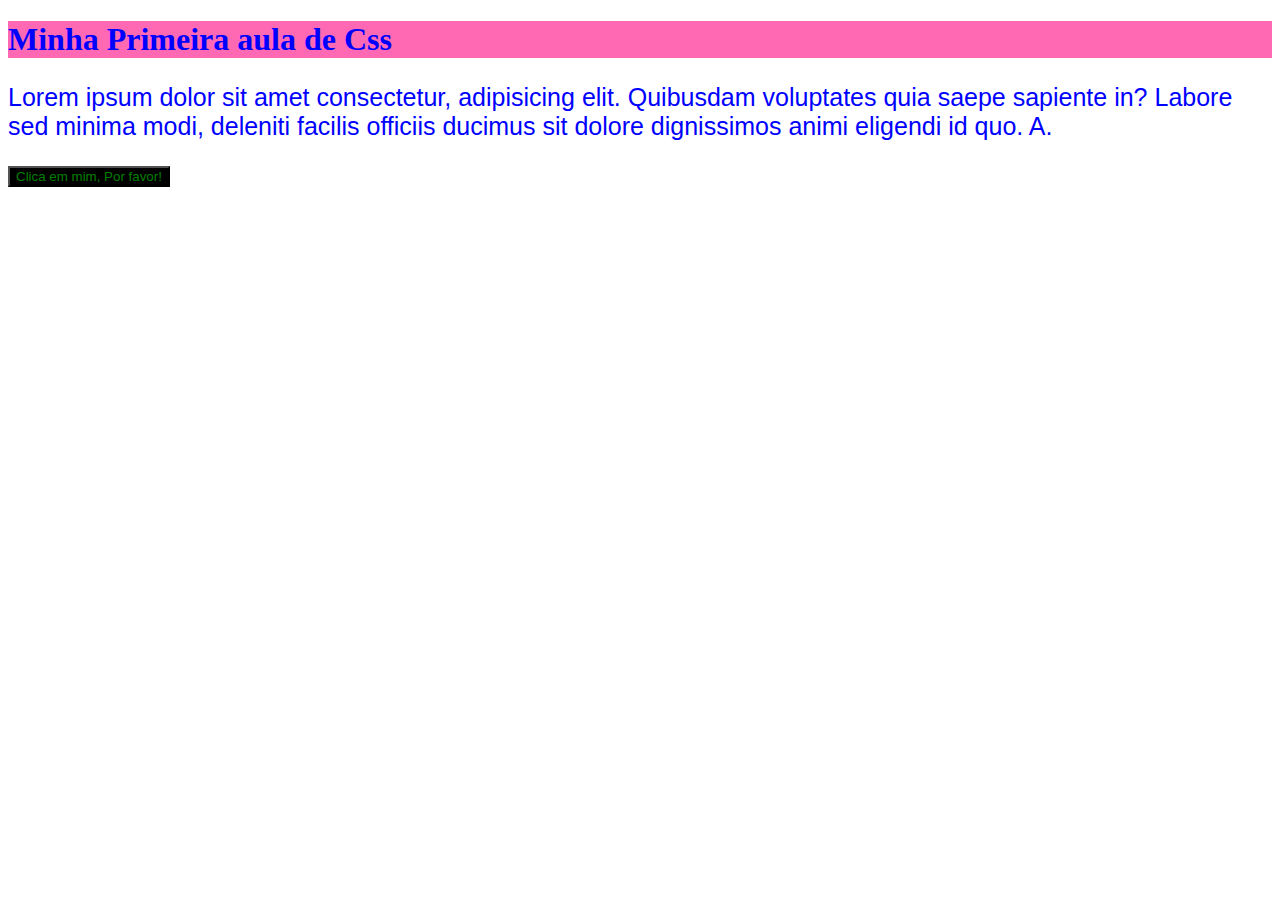
<file: index.html>
<!DOCTYPE html>
<html lang="pt-br">
<head>
    <meta charset="UTF-8">
    <meta name="viewport" content="width=device-width, initial-scale=1.0">
    <title>css</title>
</head>
<body>
    <h1>Minha Primeira aula de Css </h1>

    <p>Lorem ipsum dolor sit amet consectetur, adipisicing elit. Quibusdam voluptates quia saepe sapiente in? Labore sed minima modi, deleniti facilis officiis ducimus sit dolore dignissimos animi eligendi id quo. A.</p>

    <button>Clica em mim, Por favor!</button>
</body>

       <style>
      h1{
        color: blue;  /*cor*/
        background-color:#ff69b4 ;/*cor do fundo */
        }
        button {    
            background : black;
             color: green; 
            }

            p {
                font-family:'Franklin Gothic Medium', 'Arial Narrow', Arial, sans-serif;
                font-size:25px;
                color: blue;
                }
                
                



            
            

            </style>





      

</html>
</file>
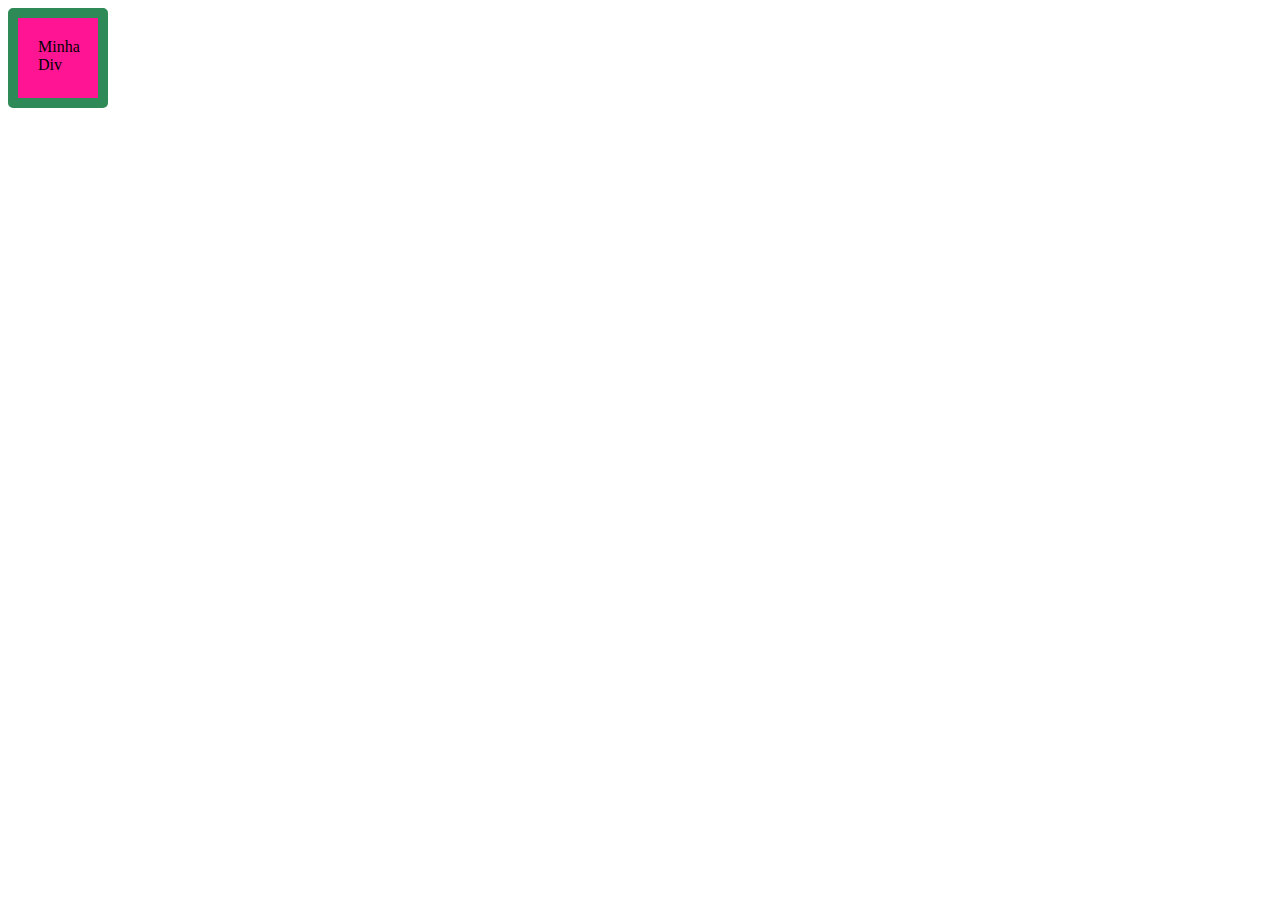
<file: box-sizing.html>
<!DOCTYPE html>
       <html lang="pt-br">
       <head>
        <meta charset="UTF-8">
        <meta name="viewport" content="width=device-width, initial-scale=1.0">
        <link rel="stylesheet" href="./box-sizing.css">
        <title>Box -Sizing- Css</title>
       </head>
       <body>
        <div class="box">
            Minha Div
        </div>
       </body>
       </html>
</file>
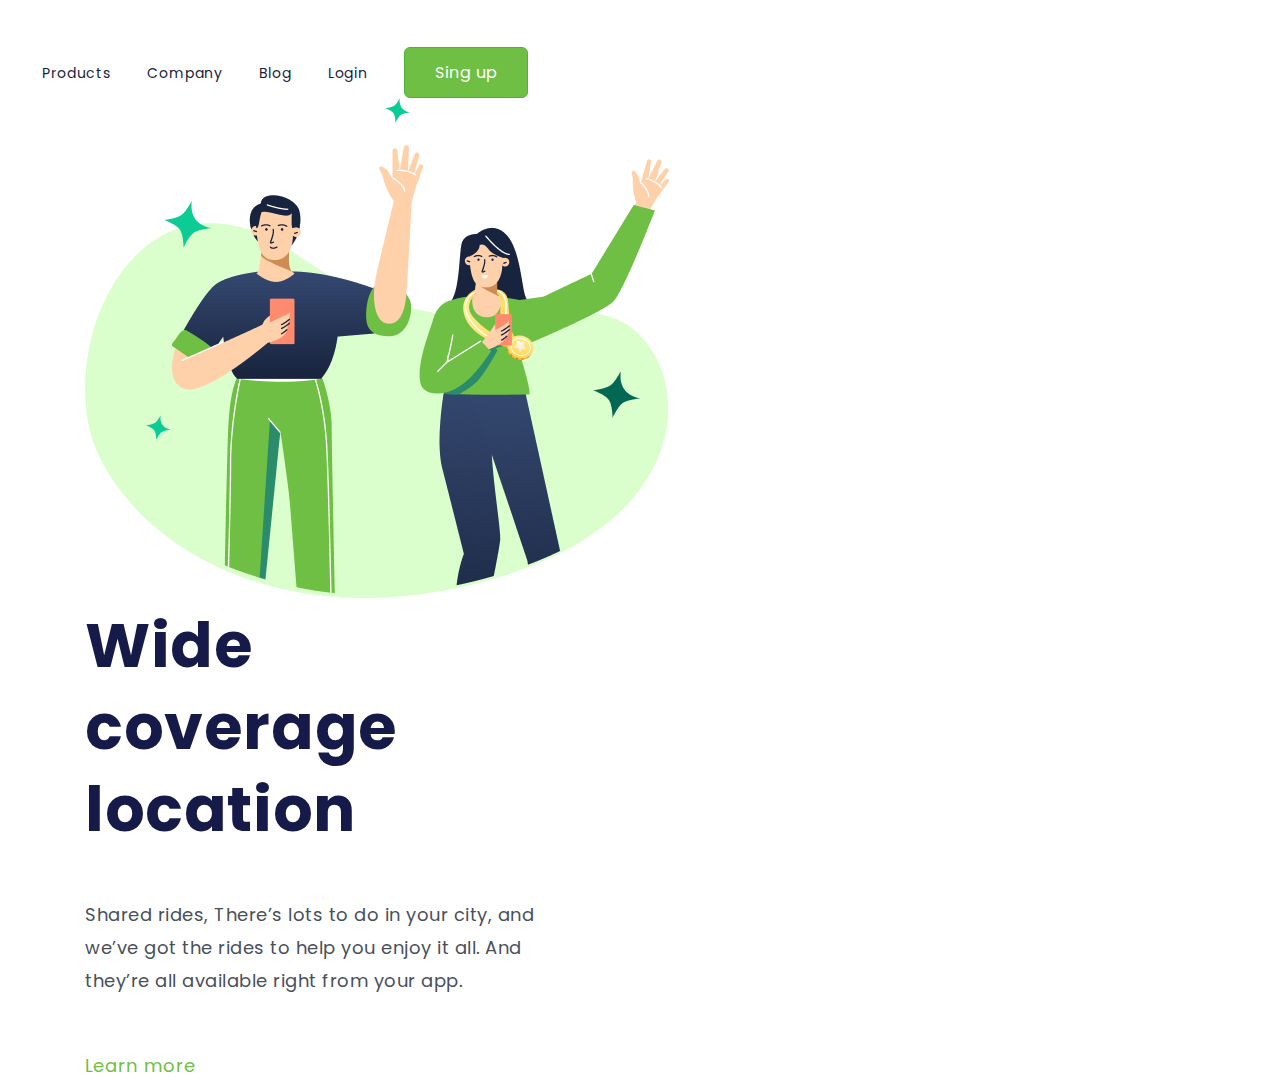
<file: desafio.html>
<!DOCTYPE html>
<html lang="pt-br">

<head>
    <meta charset="UTF-8">
    <meta name="viewport" content="width=device-width, initial-scale=1.0">
    <link rel="preconnect" href="https://fonts.googleapis.com">
    <link rel="preconnect" href="https://fonts.gstatic.com" crossorigin>
    <link
        href="https://fonts.googleapis.com/css2?family=Montserrat:wght@400;600;700;900&family=Poppins:wght@400;500;700&display=swap"
        rel="stylesheet">
    <link rel="stylesheet" href="./desafio.css">
    <title>Desafio Css</title>
</head>
<header>
    <a class="link-header">Products</a>
    <a class="link-header">Company</a>
    <a class="link-header">Blog</a>
    <a class="link-header">Login</a>
    <button class="button-header">Sing up</button>
</header>

<div>
    <img src="./wide-coverage.png">

    <di>
        <h1>Wide coverage location</h1>
        <p>Shared rides, There’s lots to do in your city, and we’ve got the rides to help you enjoy it all. And they’re
            all
            available right from your app.</p>

        <button class="button-learn-more">Learn more</button>
</div>
</main>
</body>

</html>
</file>
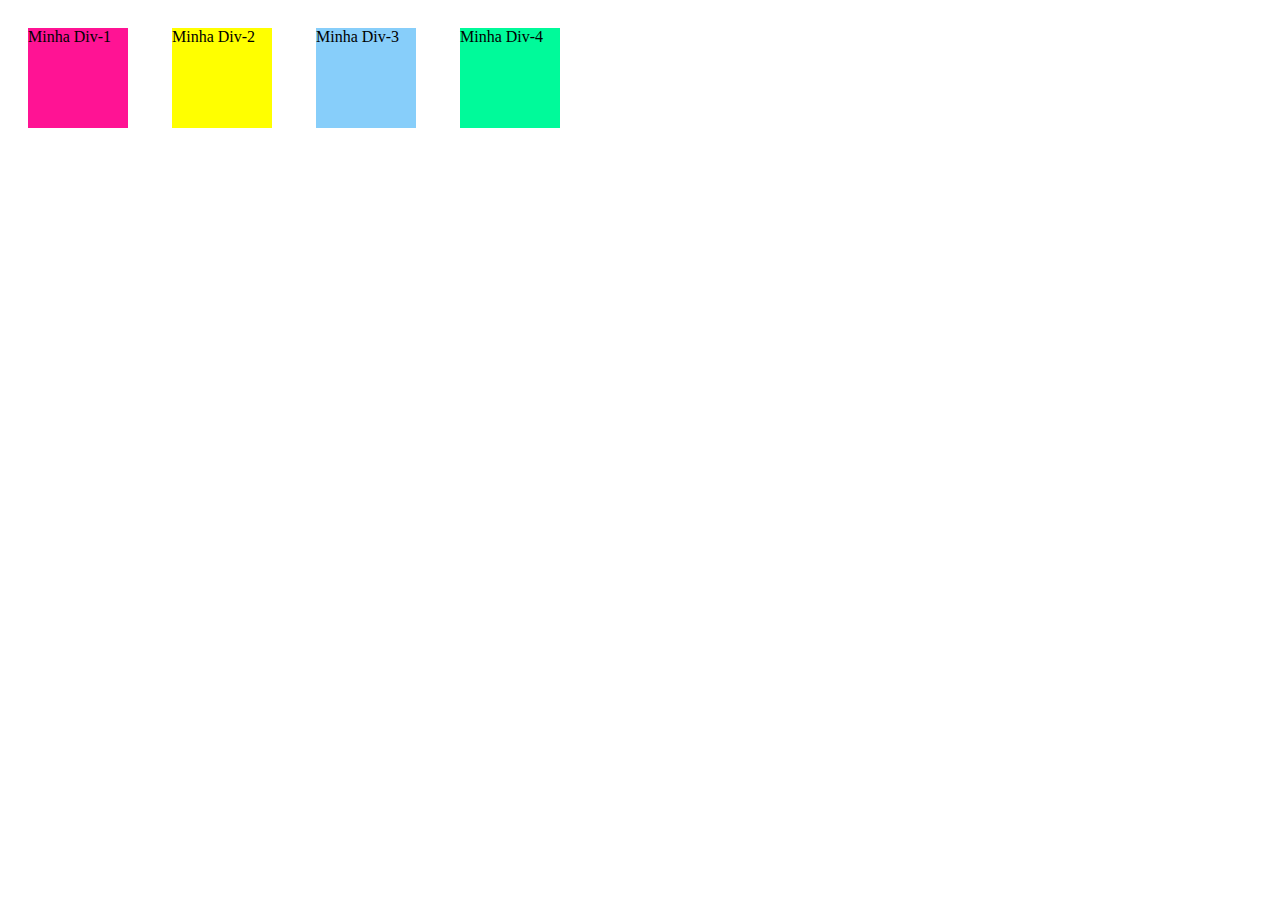
<file: display.html>
<!DOCTYPE html>
<html lang="pt-br">
<head>
    <meta charset="UTF-8">
    <meta name="viewport" content="width=device-width, initial-scale=1.0">
    <link rel="stylesheet" href="./display.css">
    <title>Display-Css</title>
</head>
<body>
 <div class="box">
    Minha Div-1
 </div>  


 <div class="box box-2">
    Minha Div-2
 </div> 

 <div class="box box-3">
    Minha Div-3
 </div>

 <div class="box box-4">
    Minha Div-4
 </div>


</body>
</html>


<!---
   -Block
   -Inline
   -Inline-Block

   -Grid
   -Flex


   -Block -> Ocupa toda linha, eu consigo definir altura e largura e margin.
   
   
   
   Vem como padrão: div, section, p, h1, h2,ul,li,article....
   
   -Ocupa 100% da largura do elemento pai
   -Sempre ocupa toda a sua linha 
   -Altura definida de acordo com o conteúdo
   Podemos definir height e width
   -Podemos definir valores de margin

   -Inline ->fica em linha.  Um do lado do outro, mas eu não consigo definir a altura , largura e a margin de cima nem em baixo. 
   
   
   Vem como padrão a,span,b,i...

   -Elementos em linha
   -Não permite alterar height e width
   -Não podemos definir valores de margin top e bottom..
   -Ganha comportamento de uma palavra....

   Inline-Block -> Todo mundo na mesma linha e eu consigo definir a altura a largura e a margin de todos os lados.

   Elementos em linha, porém com carateristicas do display Block
   -Altura e largura podem ser alteradas.   













   -
   
   
    
    ->
</file>
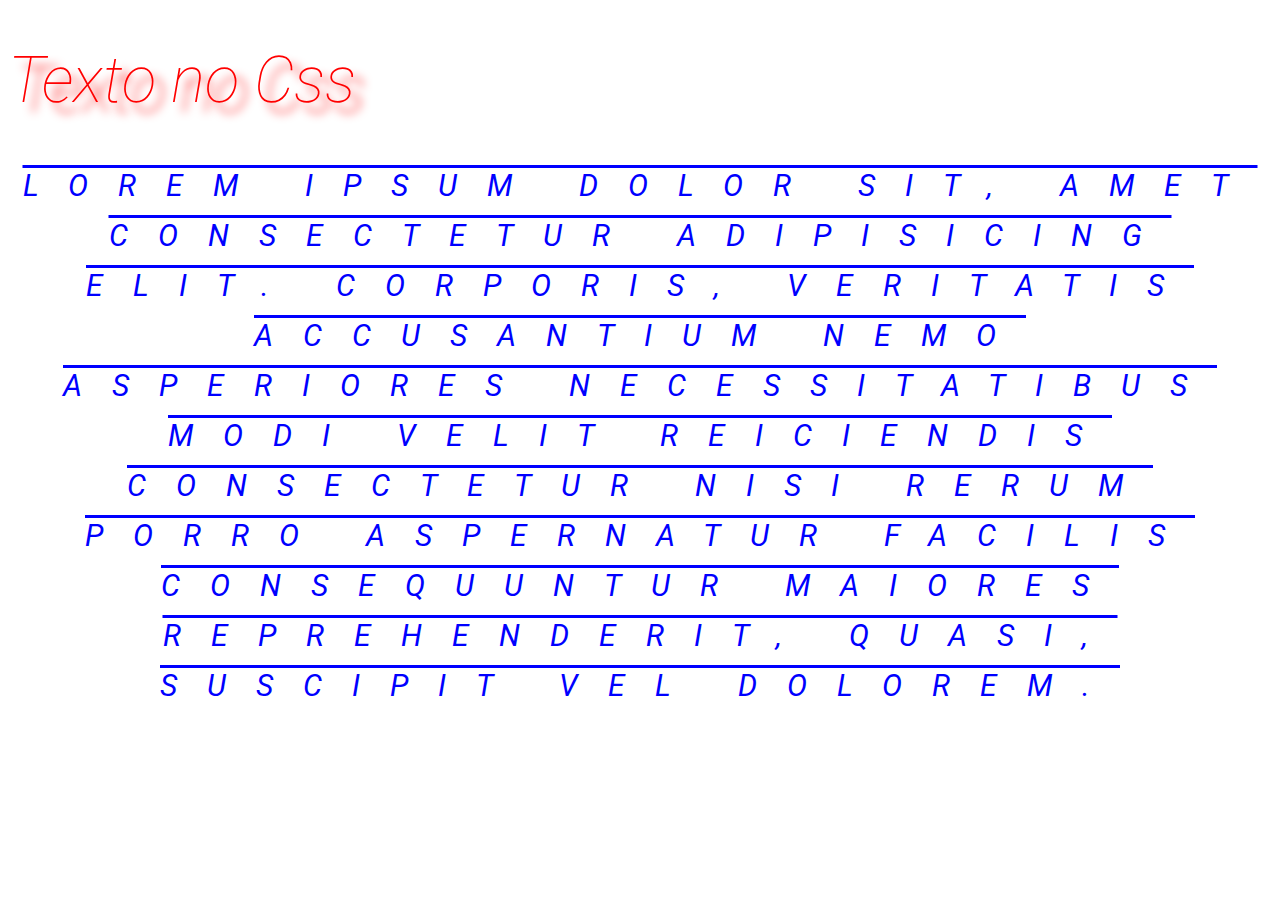
<file: indexs.html>
<!DOCTYPE html>
<html lang="pt-br">
<head>
    <meta charset="UTF-8">
    <meta name="viewport" content="width=device-width, initial-scale=1.0">
    <link rel="stylesheet" href="/style1.css">
    <link rel="preconnect" href="https://fonts.googleapis.com">
<link rel="preconnect" href="https://fonts.gstatic.com" crossorigin>
<link href="https://fonts.googleapis.com/css2?family=Roboto:ital,wght@0,100;0,400;0,500;0,700;0,900;1,100;1,300;1,400;1,500;1,700;1,900&display=swap" rel="stylesheet">
    <title>Texto-Css</title>
</head>
<body>
    <h1>Texto no Css</h1>
    <p>Lorem ipsum dolor sit, amet consectetur adipisicing elit. Corporis, veritatis accusantium nemo asperiores necessitatibus modi velit reiciendis consectetur nisi rerum porro aspernatur facilis consequuntur maiores reprehenderit, quasi, suscipit vel dolorem.</p>
</body>
</html>
</file>
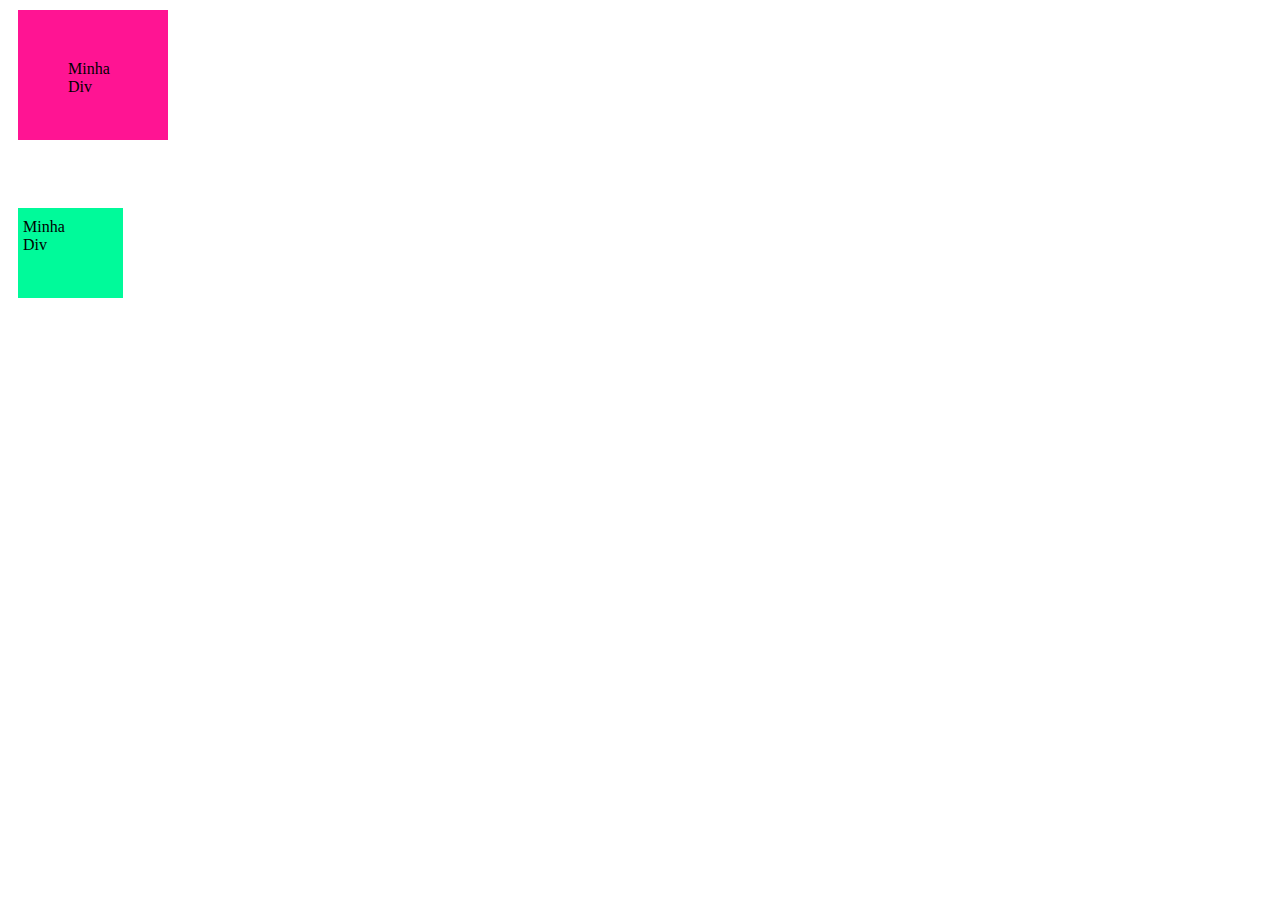
<file: padding-margin.html>
<!DOCTYPE html>
<html lang="pt-br">
<head>
    <meta charset="UTF-8">
    <meta name="viewport" content="width=device-width, initial-scale=1.0">
    <link rel="stylesheet" href="./padding-margin.css">
    <title>Padding-Margin-Css</title>
</head>
<body>
    <div class="box">
        Minha Div
    </div>

    <div class="box-2">
        Minha Div 
    </div>
</body>
</html>
</file>
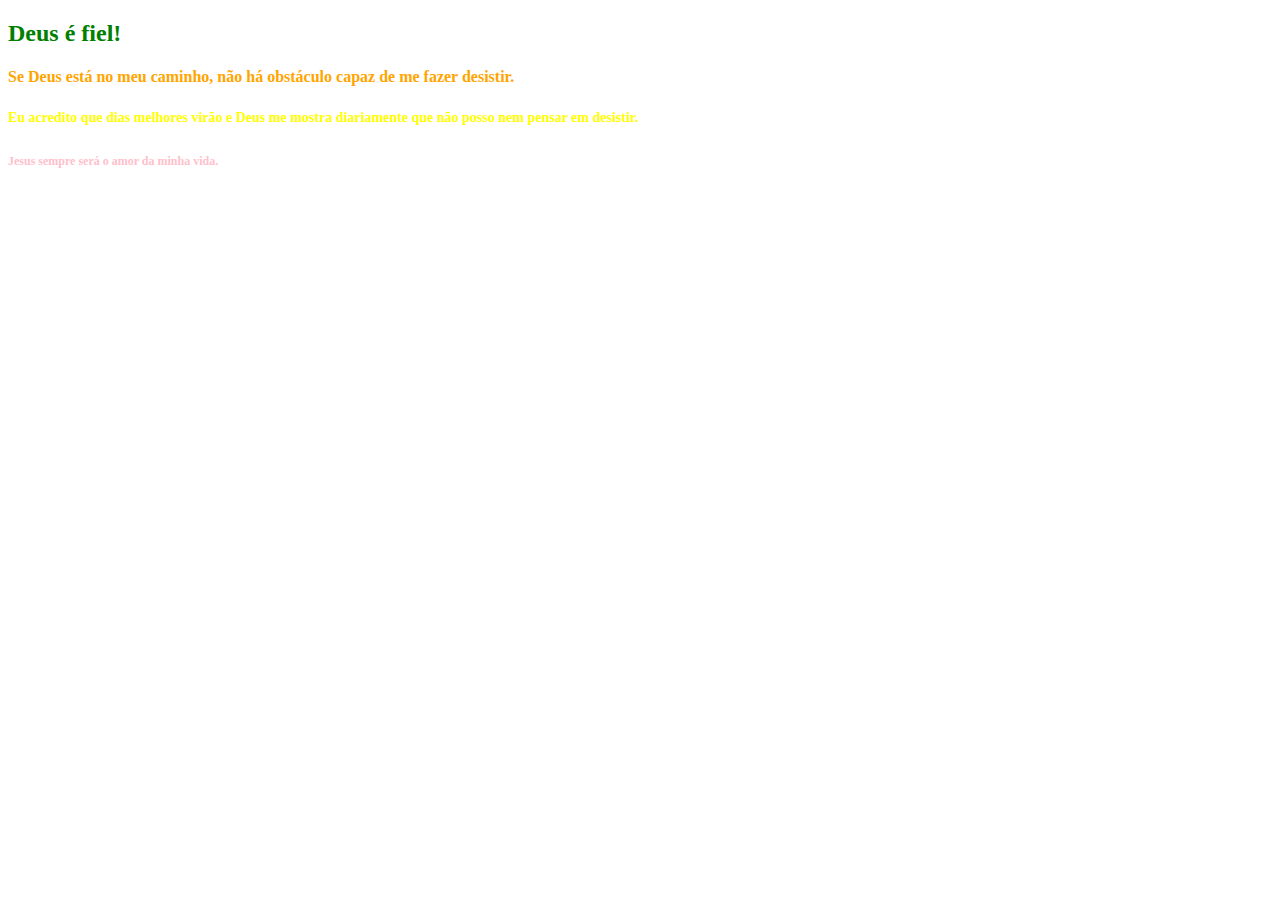
<file: seletor.html>
<!--Seletor no Css!
--Seletor é algo que seleciona,tem varios tipos de seletores tem por tags,id,classe,*-
-Podemos usar mais de um tipo de seleção em uma mesma tag.
--Identificando elementos no html!
--Class (classes)
--A classe seria como um cep. ela serve para identificar vários elementos.Ou seja, elementos no html podem usar a mesma clase, e conseguimos estilizalos no css.

--Id(identificação unica do elemento)
ID indentificador único
--Já o ID como seu CPF ou RG. Ele serve para identificar um elemento.Ou seja, você só pode usar um ID especifico uma vez na sua página html.
--Tag (tag)
TAG identifica o nome da tag
--* (asterisco)
ASTERISCO significa qualquer coisa
*/
//Exemplo 1: Selecionar todas as divs com a classe "destaque"
div.destaque{
    background-color:#00ff00;
    }
    /* Exemplo2: Selecionar todos os links internos */
    a[href^="http"] {
        color: red;
        }
        /* Exemplo3: Selecionar todos os parágrafos dentro das li's e ul's */
        p > ul>li p{}
        





*/
//Exemplo 1: Selecionando a Tag P
p{  
    color:#0f3;
    }
    /* Exemplo2 : Selecionando o id #principal */   
    #principal {
        color:red;}
        /* Exemplo3: Selecionando a classe .titulos */
        h1,.titulos{color:blue}
        /* Obs.: A ordem importa para ser lida do primeiro ao ultimo exemplo.*/ 
        /*Obs.: Os exemplos acima são apenas alguns dos seletores disponiveis na CSS.*/ 
        --O *é um seletor que seleciona tudo na sua pagina, o * vai aplicar para toda a pagina.
        /*Como fazer comentarios?
        /*Para criar um comentario basta colocar // antes da frase ou /* e após isso termina a linha.*/ 
        * É um seletor universal.

           

-->

<!DOCTYPE html>
<html lang="pt-br">
<head>
    <meta charset="UTF-8">
    <meta name="viewport" content="width=device-width, initial-scale=1.0">
    <link rel="stylesheet" href="style.css">
    <title>seletor css</title>
</head>
<body>
    
    <h2>Deus é fiel!</h2>
    <h3A vontade de Deus é sempre perfeita e se encaixa agradavelmente em nossas vidas.></h3>
    <h4>Se Deus está no meu caminho, não há obstáculo capaz de me fazer desistir.</h4>
    <h5>Eu acredito que dias melhores virão e Deus me mostra diariamente que não posso nem pensar em desistir.</h5>
    <h6>Jesus sempre será o amor da minha vida.</h6>

</body>
</html>
</file>
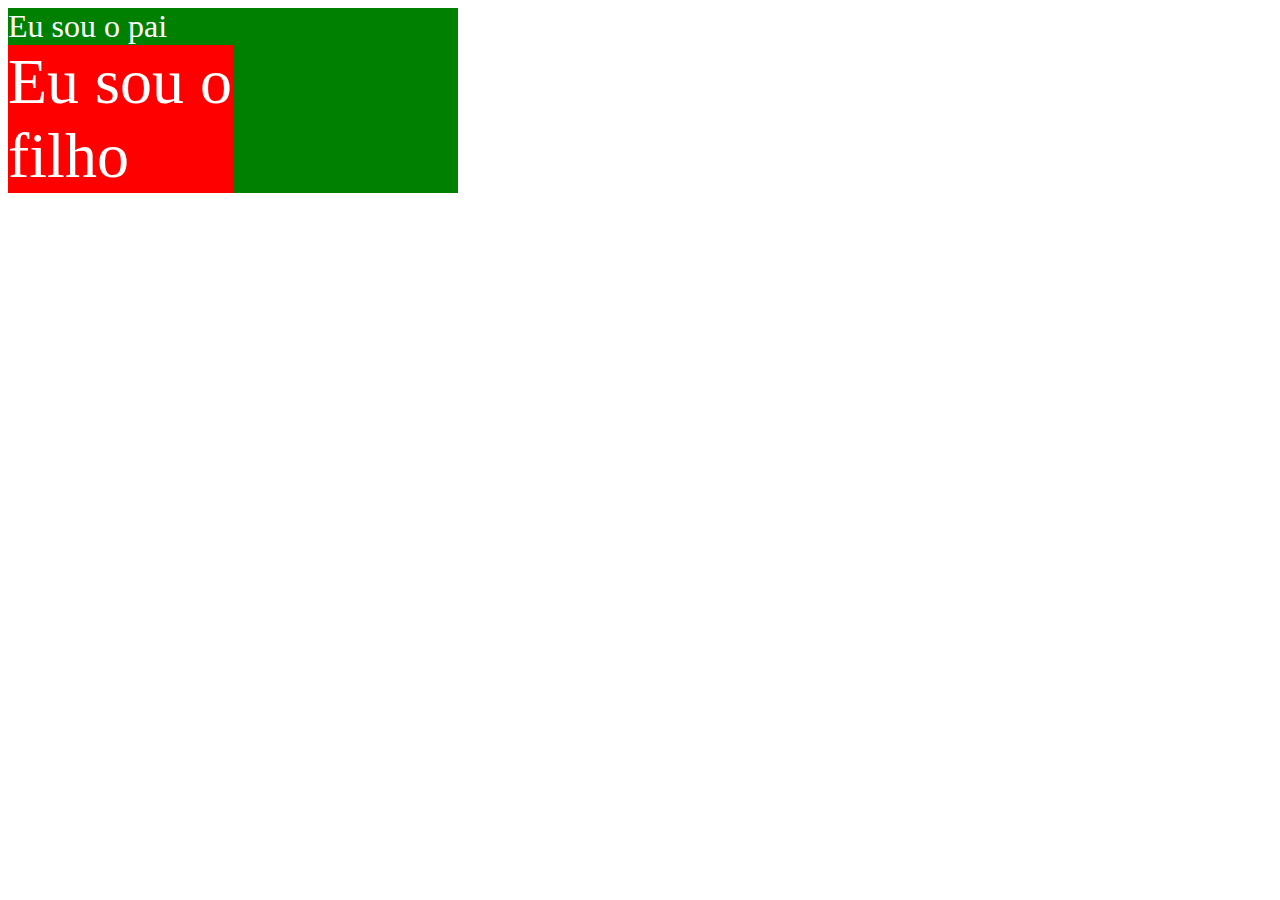
<file: unidade-medida.html>
<!DOCTYPE html>
<html lang="pt-br>
<head>
    <meta charset="UTF-8">
    <meta name="viewport" content="width=device-width, initial-scale=1.0">
    <link rel="stylesheet" href="unidade-medida.css">
    <title>undidade-medida-Css</title>
</head>
<body class="vo">

    <div class="pai">
        Eu sou o pai
    <div class="filho">Eu sou o filho</div>
</div>
</body>
</html>
</file>
<file: box-sizing.css>
* {
    box-sizing: border-box;
}

.box {
    width: 100px;
    height:100px;
    background:#ff1493 ;
    border-radius :5%;
    padding: 20px;
    border: 10px solid seagreen;
}

/*- width-> largura
height -> altura
background -> cor de fundo
border-radius : raio da borda arredondada
padding -> espaço entre o conteúdo e as margens do box
border -> tamanho, estilo e cor das bordas

Box- sizing -> quando box-sizing- border-box ->a caixa nunca crece é citada o elemento não muda, os valores de width e height posso adicionar varios elementos que ele não muda sua estrutura.
Box-sizing-> quando box-sizing- content-box-> agora a caixa sempre vai crecer esse quando eu adiciono outros elementos ele vai mudando crecendo e pode até se perder 




*/
</file>
<file: desafio.css>
* {
    font-family: 'Poppins', sans-serif;
    margin: 0;
    padding: 0;
    box-sizing: border-box;

}

header {
    margin-top: 47px;
    margin-left: 42px; 
}

.link-header {
    font-weight: 400px;
    font-size: 14px;
    line-height: 21px;
    text-align: center;
    letter-spacing: 0.875px;
    color: #17233d;
    margin-right: 32px;

}

.button-header {
    background: #6fbf44;
    border: 1px solid #4cb538;
    border-radius: 6px;
    width: 124px;
    height: 51px;
    cursor: pointer;
    font-weight: 500px;
    font-size: 16px;
    line-height: 24px;
    letter-spacing: 1px;
    color: #ffffff;


}

img {
     
     display: inline-block;
  
}

div {
    display: inline-block;
    margin-left: 85px;
    width: 493px;
}

h1 {
    font-weight: 500px;
    font-size: 62px;
    line-height: 82px;
    letter-spacing: 0.596154px;
    color: #161a49;


}

p {
    font-weight: 300px;
    font-size: 18px;
    line-height: 33px;
    letter-spacing: 0.5px;
    color: #48505a;
    margin-top: 47px;
    margin-bottom: 55px;
 
  
}


.button-learn-more {
    font-weight: 500px;
    font-size: 18px;
    line-height: 27px;
    letter-spacing: 1px;
    color: #6fBf44;
    cursor: pointer;
    background: transparent;
    border: none;
}
</file>
<file: display.css>
.box {
    background: #ff1394;
    height: 100px;
    width: 100px;
    margin: 20px;
    display:inline-block;

}

.box-2 {
    background: #ffff00; 

    }



.box-3{
    background:#87cefa ;
}

.box-4 {
    background:#00FA9A; 
}
</file>
<file: style1.css>
h1{
    color: red;
    font-size:64px ;
    font-weight: lighter;
    font-family: 'Roboto', sans-serif;
    font-style: italic;
    text-shadow: 10px 10px 10px red;
}


p{
    color: blue;
    font-size: 30px;
    font-weight: 100px;
    font-family: 'Roboto', sans-serif;
    font-style: italic;
    line-height: 50px;
    letter-spacing: 30px;
    white-space: 40px;
    text-align: center;
    text-transform: uppercase;
    text-decoration: overline;
    word-wrap: break-word;


}
</file>
<file: padding-margin.css>
.box{
    width: 50px;
    height: 50px;
    background: #ff1493;
    margin: 10px 10px 10px 10px;
    padding: 50px 50px 30px;
}

    
.box-2{
    width: 50px;
    height: 50px;
    background:#00FA9A;
    margin-top: 68px;
    margin-left:10px ;
    margin-bottom: 10px;
    margin-right: 10px;
    padding: 10px 50px 30px 5px;
    /* -      12hr  15hr 18hr  21hr-
               cima  direita  baixo esquerda--*/
}
</file>
<file: style.css>
css

*{
    color: green;
}
/* Exemplo4: Selecionando a Tag H2 */
h2 {
    color:green;
    font-size:24px;
    }

/* Exemplo5: Selecionando a Tag H3 */
h3 {
    color:purple;
    font-size:20px;
    }

/* Exemplo6: Selecionando a Tag H4 */
h4 {
    color:orange;
    font-size:16px;
    }

/* Exemplo7: Selecionando a Tag H5 */
h5 {
    color:yellow;
    font-size:14px;
    }

/* Exemplo8: Selecionando a Tag H6 */
h6 {
    color:pink;
    font-size:12px;
    }
</file>
<file: unidade-medida.css>
/*-- Unidade de medida 

 -> Absolutas
 --pix(pixels)
 --cm (centimetros)
 --mm (milímetros)
 --in (inches/polegadas)
 
 -> Relativas

 --% calcular  tamnho relativo ao elemento pai.
 --vw (view width) 1vw é 1% da largura d uma janela do navegador
 --vh (view height)
 --emé uma unidade relativa ao elemento pai
 --rem é uma unidade relativa ao elemento raiz.
 */
 
 .vo{
    font-size: 16px;
 }
 
 .pai{
    width: 50vw;
    width: 50vh;
    background: green;
    color:#ffffff;
    font-size: 2em;
 }

 .filho{
    width: 50%;
    height:50%;
    background: red;
    color: #ffffff;
    font-size: 2em;

 }
</file>
